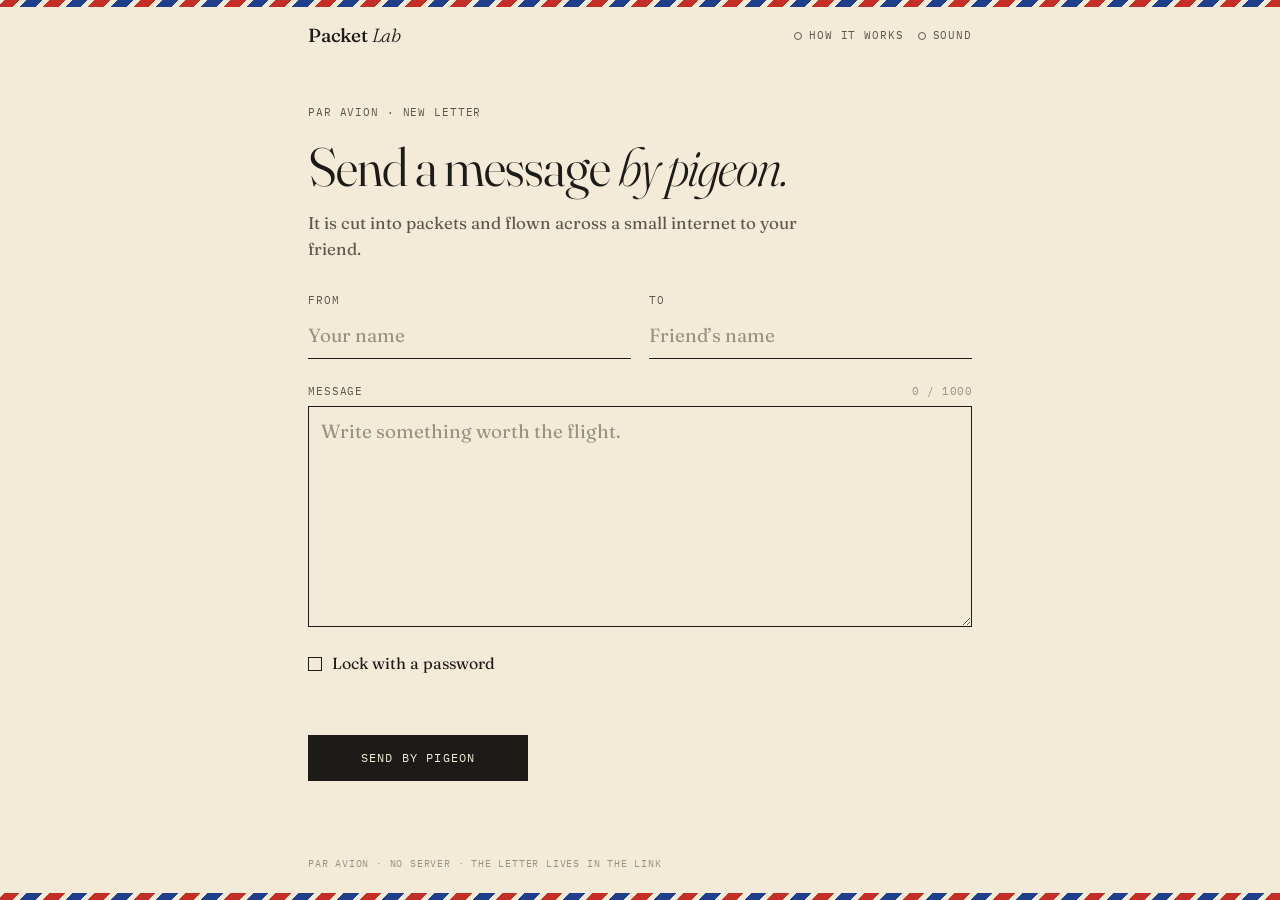
<file: index.html>
<!doctype html>
<html lang="en">
<head>
  <meta charset="utf-8">
  <meta name="viewport" content="width=device-width, initial-scale=1, viewport-fit=cover">
  <title>Packet Lab</title>
  <meta name="description" content="Send a message by carrier pigeon through a tiny simulated internet, and see how real networks move data.">
  <meta name="theme-color" content="#f3ead8">

  <!-- link preview: the shared link looks like a little airmail envelope -->
  <meta property="og:type" content="website">
  <meta property="og:site_name" content="Packet Lab">
  <meta property="og:title" content="A letter is on its way by pigeon">
  <meta property="og:description" content="Someone sent you a letter by carrier pigeon. Open to watch it arrive.">
  <meta property="og:url" content="https://parniyapeykamiyan.github.io/packet-lab/">
  <meta property="og:image" content="https://parniyapeykamiyan.github.io/packet-lab/assets/og.png">
  <meta property="og:image:secure_url" content="https://parniyapeykamiyan.github.io/packet-lab/assets/og.png">
  <meta property="og:image:type" content="image/png">
  <meta property="og:image:width" content="1200">
  <meta property="og:image:height" content="630">
  <meta property="og:image:alt" content="An airmail envelope with a pigeon stamp: A letter is on its way by pigeon.">
  <meta name="twitter:card" content="summary_large_image">
  <meta name="twitter:title" content="A letter is on its way by pigeon">
  <meta name="twitter:description" content="Someone sent you a letter by carrier pigeon. Open to watch it arrive.">
  <meta name="twitter:image" content="https://parniyapeykamiyan.github.io/packet-lab/assets/og.png">  <link rel="icon" href="favicon.svg" type="image/svg+xml">
  <link rel="preconnect" href="https://fonts.googleapis.com">
  <link rel="preconnect" href="https://fonts.gstatic.com" crossorigin>
  <link href="https://fonts.googleapis.com/css2?family=Fraunces:ital,opsz,wght@0,9..144,300..600;1,9..144,300..500&family=IBM+Plex+Mono:wght@400;500&display=swap" rel="stylesheet">
  <link rel="stylesheet" href="css/style.css">
  <script type="module" src="js/app.js"></script>
</head>
<body>
  <div class="airmail" aria-hidden="true"></div>

  <header class="bar">
    <a class="mark" href="./">Packet <em>Lab</em></a>
    <div class="toggles">
      <button type="button" class="toggle" id="explainToggle" aria-pressed="false">How it works</button>
      <button type="button" class="toggle" id="soundToggle" aria-pressed="false">Sound</button>
    </div>
  </header>

  <main id="app">
    <!-- SEND -->
    <section id="send" class="screen" hidden>
      <div id="compose">
        <p class="kicker">Par avion · New letter</p>
        <h1>Send a message <em>by pigeon.</em></h1>
        <p class="lede">It is cut into packets and flown across a small internet to your friend.</p>
        <p class="note">Real networks never send a message whole. They cut it into <b>packets</b>: small pieces that travel separately and are put back together at the other end.</p>

        <form id="sendForm" novalidate>
          <div class="pair">
            <label class="field"><span class="label">From</span>
              <input id="fromName" maxlength="40" autocomplete="given-name" spellcheck="false" placeholder="Your name"></label>
            <label class="field"><span class="label">To</span>
              <input id="toName" maxlength="40" autocomplete="off" spellcheck="false" placeholder="Friend’s name"></label>
          </div>
          <label class="field"><span class="label">Message <span class="count" id="count">0 / 1000</span></span>
            <textarea id="message" maxlength="1000" rows="7" placeholder="Write something worth the flight."></textarea></label>

          <div class="lock">
            <label class="check"><input type="checkbox" id="lockOn"><span class="box" aria-hidden="true"></span><span>Lock with a password</span></label>
            <label class="field" id="pwField" hidden><span class="label">Password</span>
              <input id="password" type="password" autocomplete="new-password" maxlength="100"></label>
          </div>

          <p class="error" id="sendError" role="alert"></p>
          <button class="btn primary" type="submit">Send by pigeon</button>
        </form>
      </div>

      <div id="dispatch" hidden>
        <p class="kicker" id="dispatchStatus">Par avion</p>
        <h2 class="quiet" id="dispatchTitle">Cutting your letter into packets</h2>
        <ol class="packets" id="packetGrid"></ol>
        <p class="note">Each envelope carries a <b>header</b>, the label on the outside: its number (3/8), who it is from, who it is for, and a <b>checksum</b>, a short code worked out from the contents so the receiver can tell if anything was damaged.</p>

        <div id="senderFlight"></div>

        <div class="linkbox" id="linkBox" hidden>
          <p class="kicker">The link</p>
          <input id="linkOut" readonly aria-label="Link to your message">
          <div class="actions">
            <button type="button" class="btn primary" id="copyBtn">Copy link</button>
            <button type="button" class="btn" id="shareBtn" hidden>Share</button>
          </div>
          <p class="fine" id="privacyNote"></p>
          <button type="button" class="btn text" id="newBtn">Write another</button>
        </div>
      </div>
    </section>

    <!-- RECEIVE -->
    <section id="receive" class="screen" hidden>
      <p class="kicker" id="rxStatus">Par avion</p>
      <h1 id="rxTitle">A letter</h1>
      <p class="meta" id="rxMeta"></p>

      <div id="rxFlight"></div>

      <div class="letter-frame" id="letterFrame">
        <article class="letter" id="letter" aria-live="polite">
          <p class="salute" id="letterTo"></p>
          <div class="letter-body" id="letterBody"></div>
          <p class="sign" id="letterFrom"></p>
          <div class="postmark" id="postmark" hidden></div>
        </article>
      </div>
      <p class="note">Two layers worked together. <b>IP</b> moved each packet hop by hop, with no idea of the whole. <b>TCP</b>, at each end, numbered the packets, checked them, asked again for lost ones and put them back in order.</p>

      <div class="actions end">
        <button type="button" class="btn" id="replayBtn" hidden>Replay the flight</button>
        <button type="button" class="btn primary" id="replyBtn" hidden>Reply by pigeon</button>
      </div>
    </section>

    <section id="broken" class="screen" hidden>
      <p class="kicker">Return to sender</p>
      <h1>This letter <em>got torn.</em></h1>
      <p class="lede">The link looks incomplete. Ask your friend to copy it again.</p>
      <a class="btn" href="./">Write a letter</a>
    </section>
  </main>

  <footer class="foot">
    <span>Par avion · No server · The letter lives in the link</span>
  </footer>
  <div class="airmail" aria-hidden="true"></div>
</body>
</html>
</file>
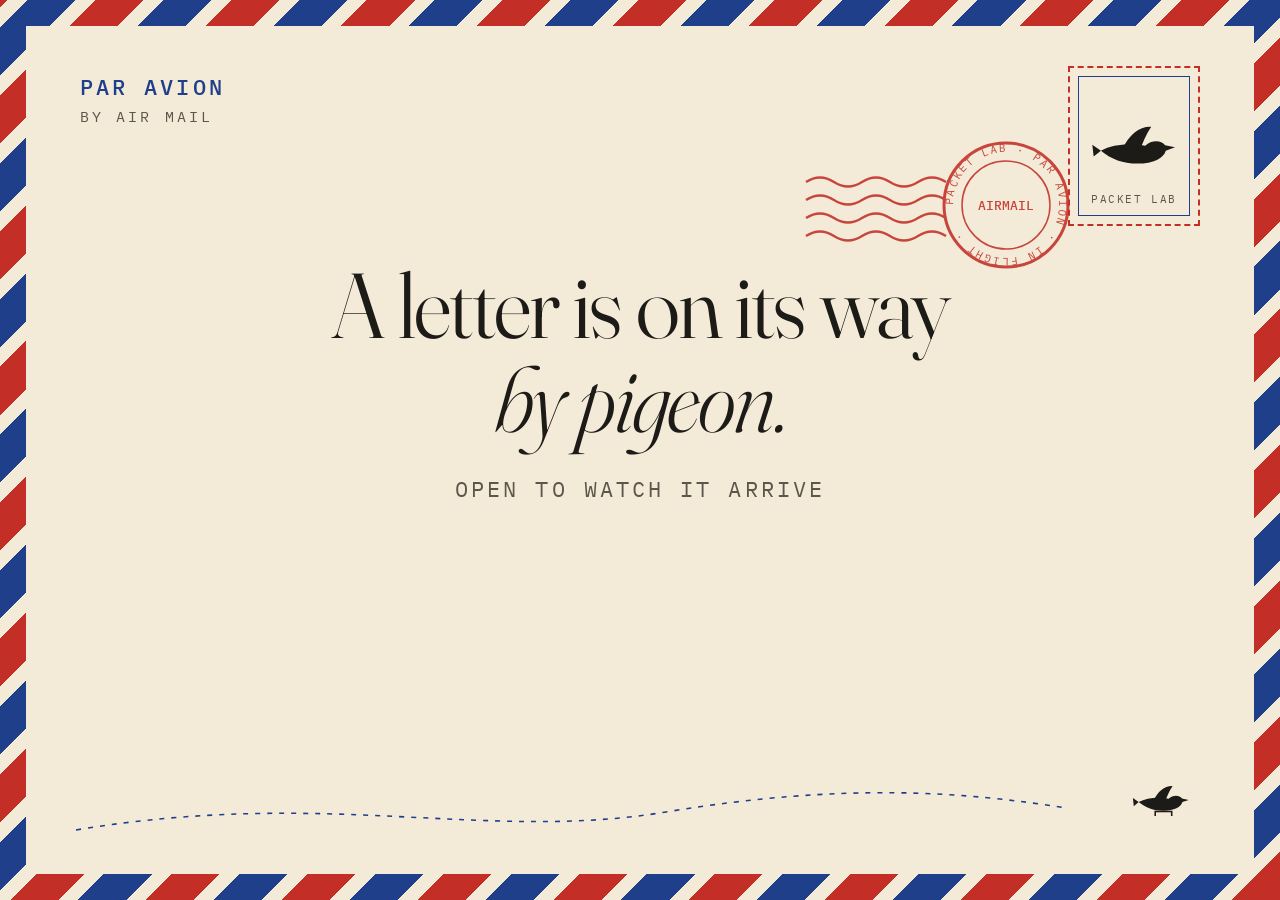
<file: assets/og-source.html>
<!doctype html>
<!-- Source for og.png (1200x630). Render with:
     msedge --headless --hide-scrollbars --window-size=1200,630 --screenshot=og.png og-source.html -->
<html lang="en">
<head>
<meta charset="utf-8">
<title>Packet Lab preview</title>
<link href="https://fonts.googleapis.com/css2?family=Fraunces:ital,opsz,wght@0,9..144,300..500;1,9..144,300&family=IBM+Plex+Mono:wght@400;500&display=block" rel="stylesheet">
<style>
  :root { --paper:#f3ead8; --ink:#1d1b18; --ink-2:#5d564b; --red:#c32f27; --blue:#1f3f8a; }
  * { box-sizing: border-box; margin: 0; }
  html, body { width: 1200px; height: 630px; overflow: hidden; background: var(--paper); }
  .env {
    position: absolute; inset: 0; padding: 26px;
    background: repeating-linear-gradient(-45deg,
      var(--red) 0 34px, var(--paper) 34px 48px, var(--blue) 48px 82px, var(--paper) 82px 96px);
  }
  .inner { position: relative; width: 100%; height: 100%; background: var(--paper); }
  .mono { font-family: "IBM Plex Mono", monospace; text-transform: uppercase; letter-spacing: .14em; }
  .par { position: absolute; left: 54px; top: 46px; font-size: 22px; color: var(--blue); font-weight: 500; }
  .par small { display: block; margin-top: 6px; font-size: 15px; color: var(--ink-2); font-weight: 400; }
  .stamp {
    position: absolute; right: 54px; top: 40px; width: 132px; height: 160px;
    border: 2px dashed var(--red); padding: 8px;
  }
  .stamp div { width: 100%; height: 100%; border: 1.5px solid var(--blue); display: grid; place-items: center; }
  .stamp span { position: absolute; bottom: 18px; left: 0; right: 0; text-align: center; font-size: 11px; color: var(--ink-2); }
  .postmark { position: absolute; right: 158px; top: 104px; width: 300px; height: 150px; opacity: .88; }
  h1 {
    position: absolute; left: 0; right: 0; top: 232px; text-align: center;
    font-family: "Fraunces", serif; font-weight: 330; font-size: 92px; line-height: 1.02;
    letter-spacing: -0.02em; color: var(--ink); font-variation-settings: "opsz" 144;
  }
  h1 em { font-weight: 300; }
  .sub { position: absolute; left: 0; right: 0; top: 448px; text-align: center; font-size: 22px; color: var(--ink-2); }
  .flight { position: absolute; left: 40px; right: 120px; bottom: 26px; height: 70px; }
  .bird { position: absolute; right: 64px; bottom: 58px; }
</style>
</head>
<body>
<div class="env"><div class="inner">
  <p class="par mono">Par avion<small>By air mail</small></p>

  <svg class="postmark" viewBox="0 0 300 150" aria-hidden="true">
    <g fill="none" stroke="#c32f27">
      <circle cx="210" cy="75" r="62" stroke-width="3"/>
      <circle cx="210" cy="75" r="44" stroke-width="1.5"/>
      <path stroke-width="2.4" d="M10 52 q 14 -9 28 0 t 28 0 t 28 0 t 28 0 t 28 0"/>
      <path stroke-width="2.4" d="M10 70 q 14 -9 28 0 t 28 0 t 28 0 t 28 0 t 28 0"/>
      <path stroke-width="2.4" d="M10 88 q 14 -9 28 0 t 28 0 t 28 0 t 28 0 t 28 0"/>
      <path stroke-width="2.4" d="M10 106 q 14 -9 28 0 t 28 0 t 28 0 t 28 0 t 28 0"/>
      <path id="arc" d="M 157 75 A 53 53 0 1 1 263 75 A 53 53 0 1 1 157 75" stroke="none"/>
    </g>
    <text font-family="IBM Plex Mono" font-size="11" letter-spacing="1.5" fill="#c32f27"><textPath href="#arc">PACKET LAB · PAR AVION · IN FLIGHT ·</textPath></text>
    <text x="210" y="80" text-anchor="middle" font-family="IBM Plex Mono" font-size="13" font-weight="500" fill="#c32f27">AIRMAIL</text>
  </svg>

  <div class="stamp"><div>
    <svg width="86" height="56" viewBox="-2 0 26 14" aria-hidden="true">
      <path fill="#1d1b18" d="M1 8.4 L-1.6 6.6 L-1.2 10.2 Z M1 8.4 C4.5 6.6 9.5 6 14.4 6.9 C16.2 5.2 19.2 5.1 20.4 6.8 L23.4 7.4 L20.6 8.4 C20 10.6 17 12.3 12 12.3 C7.6 12.3 4.2 11 1 8.4 Z"/>
      <path fill="#1d1b18" d="M7.5 8 C9.6 3.4 12.8 1 16.2 1.2 C14.6 3.6 13.6 6.2 12.6 8.6 Z"/>
    </svg>
  </div><span class="mono">Packet Lab</span></div>

  <h1>A letter is on its way<br><em>by pigeon.</em></h1>
  <p class="sub mono">Open to watch it arrive</p>

  <svg class="flight" viewBox="0 0 1008 70" preserveAspectRatio="none" aria-hidden="true">
    <path d="M10 52 C 260 10, 420 64, 600 34 S 900 14, 1000 30" fill="none" stroke="#1f3f8a" stroke-width="1.6" stroke-dasharray="5 7"/>
  </svg>
  <svg class="bird" width="58" height="34" viewBox="-2 0 26 14" aria-hidden="true">
    <path fill="#1d1b18" d="M1 8.4 L-1.6 6.6 L-1.2 10.2 Z M1 8.4 C4.5 6.6 9.5 6 14.4 6.9 C16.2 5.2 19.2 5.1 20.4 6.8 L23.4 7.4 L20.6 8.4 C20 10.6 17 12.3 12 12.3 C7.6 12.3 4.2 11 1 8.4 Z"/>
    <path fill="#1d1b18" d="M7.5 8 C9.6 3.4 12.8 1 16.2 1.2 C14.6 3.6 13.6 6.2 12.6 8.6 Z"/>
    <rect x="8.4" y="12.6" width="7.4" height="5.2" fill="#f3ead8" stroke="#1d1b18" stroke-width=".7"/>
  </svg>
</div></div>
</body>
</html>
</file>
<file: css/style.css>
/* Packet Lab — airmail minimal */
:root {
  --paper: #f3ead8;
  --paper-2: #ece1cb;
  --ink: #1d1b18;
  --ink-2: #5d564b;
  --ink-3: #9a917f;
  --rule: #cdbfa3;
  --red: #c32f27;
  --blue: #1f3f8a;
  --serif: "Fraunces", "Iowan Old Style", "Palatino Linotype", Georgia, serif;
  --mono: "IBM Plex Mono", ui-monospace, "SFMono-Regular", Menlo, Consolas, monospace;
  --gutter: 16px;
  --slow: 700ms;
  color-scheme: light;
}

*, *::before, *::after { box-sizing: border-box; }
html { -webkit-text-size-adjust: 100%; }
body {
  margin: 0;
  min-height: 100vh;
  min-height: 100dvh;
  display: flex;
  flex-direction: column;
  background: var(--paper);
  color: var(--ink);
  font-family: var(--serif);
  font-size: 17px;
  line-height: 1.55;
  font-optical-sizing: auto;
  -webkit-font-smoothing: antialiased;
}
[hidden] { display: none !important; }
button, input, textarea { font: inherit; color: inherit; }
::selection { background: var(--blue); color: var(--paper); }
:focus-visible { outline: 1.5px solid var(--blue); outline-offset: 3px; }

/* the airmail stripe */
.airmail {
  height: 7px;
  flex: none;
  background: repeating-linear-gradient(-45deg,
    var(--red) 0 11px, var(--paper) 11px 16px,
    var(--blue) 16px 27px, var(--paper) 27px 32px);
}

/* header */
.bar {
  display: flex;
  align-items: center;
  justify-content: space-between;
  gap: 12px;
  width: 100%;
  max-width: 720px;
  margin: 0 auto;
  padding: 14px var(--gutter);
}
.mark {
  font-size: 19px;
  font-weight: 500;
  letter-spacing: -0.01em;
  color: var(--ink);
  text-decoration: none;
}
.mark em { font-style: italic; font-weight: 300; }
.toggles { display: flex; gap: 14px; }
.toggle {
  display: inline-flex;
  align-items: center;
  gap: 7px;
  padding: 6px 0;
  border: 0;
  background: none;
  font-family: var(--mono);
  font-size: 11px;
  letter-spacing: .08em;
  text-transform: uppercase;
  color: var(--ink-2);
  cursor: pointer;
}
.toggle::before {
  content: "";
  width: 8px; height: 8px;
  border: 1px solid currentColor;
  border-radius: 50%;
}
.toggle[aria-pressed="true"] { color: var(--ink); }
.toggle[aria-pressed="true"]::before { background: var(--blue); border-color: var(--blue); }

main {
  flex: 1;
  width: 100%;
  max-width: 720px;
  margin: 0 auto;
  padding: 20px var(--gutter) 56px;
}

/* type */
.kicker, .label, .meta, .fine, .foot, .count, .mono {
  font-family: var(--mono);
  font-size: 11px;
  letter-spacing: .08em;
  text-transform: uppercase;
}
.kicker { margin: 0 0 18px; color: var(--ink-2); }
.kicker .hot { color: var(--red); }
h1 {
  margin: 0 0 14px;
  font-size: clamp(34px, 9vw, 54px);
  line-height: 1.04;
  font-weight: 340;
  letter-spacing: -0.02em;
  font-variation-settings: "opsz" 144;
}
h1 em, h2 em { font-weight: 300; }
h2.quiet {
  margin: 0 0 22px;
  font-size: 24px;
  font-weight: 340;
  line-height: 1.2;
  letter-spacing: -0.01em;
}
.lede { margin: 0 0 30px; max-width: 30em; color: var(--ink-2); }
.meta { margin: 0 0 28px; color: var(--ink-2); }

/* explain notes */
.note {
  display: none;
  margin: 18px 0 26px;
  padding: 2px 0 2px 14px;
  border-left: 1px solid var(--blue);
  font-size: 15px;
  line-height: 1.5;
  max-width: 34em;
  color: var(--ink);
}
.note b { font-weight: 500; color: var(--blue); }
.explain .note { display: block; }
.explain-only { display: none; }
.explain .explain-only { display: inline; }

/* form */
form { margin: 0; }
.pair { display: grid; grid-template-columns: 1fr 1fr; gap: 18px; }
.field { display: block; margin: 0 0 24px; }
.label { display: flex; justify-content: space-between; margin-bottom: 6px; color: var(--ink-2); }
.count { color: var(--ink-3); letter-spacing: .04em; }
.count.full { color: var(--red); }
input:not([type="checkbox"]), textarea {
  display: block;
  width: 100%;
  margin: 0;
  padding: 6px 0 7px;
  border: 0;
  border-bottom: 1px solid var(--ink);
  border-radius: 0;
  background: transparent;
  font-size: 19px;
  -webkit-appearance: none;
  appearance: none;
}
textarea {
  padding: 10px 12px;
  border: 1px solid var(--ink);
  min-height: 170px;
  resize: vertical;
  line-height: 1.5;
}
input::placeholder, textarea::placeholder { color: var(--ink-3); opacity: 1; }
input:focus, textarea:focus { outline: none; border-color: var(--blue); }
input:focus { box-shadow: 0 1px 0 var(--blue); }
textarea:focus { box-shadow: inset 0 0 0 1px var(--blue); }

.lock { margin: 0 0 6px; }
.check {
  display: inline-flex;
  align-items: center;
  gap: 10px;
  margin-bottom: 18px;
  font-size: 16px;
  cursor: pointer;
}
.check input { position: absolute; opacity: 0; width: 1px; height: 1px; }
.check .box {
  width: 14px; height: 14px;
  border: 1px solid var(--ink);
  display: inline-block;
  position: relative;
}
.check input:checked + .box::after {
  content: "";
  position: absolute;
  inset: 2px;
  background: var(--red);
}
.check input:focus-visible + .box { outline: 1.5px solid var(--blue); outline-offset: 3px; }

.error { min-height: 1.4em; margin: 0 0 14px; color: var(--red); font-size: 15px; }

.btn {
  display: inline-flex;
  align-items: center;
  justify-content: center;
  min-height: 46px;
  padding: 0 20px;
  border: 1px solid var(--ink);
  border-radius: 0;
  background: transparent;
  font-family: var(--mono);
  font-size: 12px;
  letter-spacing: .1em;
  text-transform: uppercase;
  text-decoration: none;
  color: var(--ink);
  cursor: pointer;
  transition: color var(--slow), background-color var(--slow), border-color var(--slow);
}
.btn:hover { border-color: var(--blue); color: var(--blue); }
.btn.primary { background: var(--ink); color: var(--paper); }
.btn.primary:hover { background: var(--blue); border-color: var(--blue); color: var(--paper); }
.btn.text { border: 0; padding: 0; min-height: 40px; color: var(--ink-2); }
.btn.text:hover { color: var(--blue); }
.btn:disabled { opacity: .45; cursor: default; }
form .btn.primary { width: 100%; }
.actions { display: flex; flex-wrap: wrap; gap: 10px; margin: 14px 0; }
.actions.end { margin-top: 26px; }
.actions .btn { flex: 1 1 auto; padding: 0 14px; white-space: nowrap; letter-spacing: .08em; }

/* packets being cut */
.packets {
  list-style: none;
  margin: 0 0 8px;
  padding: 0;
  display: grid;
  grid-template-columns: repeat(2, 1fr);
  gap: 14px 12px;
}
.pkt {
  position: relative;
  padding: 10px 10px 9px;
  border: 1px solid var(--ink);
  background: var(--paper);
  opacity: 0;
  transform: translateY(6px);
  transition: opacity 900ms ease, transform 900ms ease;
}
.pkt.in { opacity: 1; transform: none; }
.pkt.away { opacity: 0; transform: translateY(-14px); transition-duration: 1400ms; }
.pkt::before { /* envelope flap */
  content: "";
  position: absolute;
  top: 0; left: 0; right: 0;
  height: 18px;
  background: url("data:image/svg+xml,%3Csvg xmlns='http://www.w3.org/2000/svg' viewBox='0 0 100 18' preserveAspectRatio='none'%3E%3Cpolyline points='0,0 50,17 100,0' fill='none' stroke='%23cdbfa3' stroke-width='1' vector-effect='non-scaling-stroke'/%3E%3C/svg%3E") no-repeat center / 100% 100%;
}
.pkt .seq { position: relative; font-family: var(--mono); font-size: 13px; font-weight: 500; }
.pkt .hdr { margin: 16px 0 6px; font-family: var(--mono); font-size: 10px; line-height: 1.55; letter-spacing: .03em; color: var(--ink-2); }
.pkt .hdr b { font-weight: 400; color: var(--ink); }
.pkt .bit { margin: 0; font-size: 14px; font-style: italic; line-height: 1.35; color: var(--ink); overflow-wrap: anywhere; }
.pkt .stamp { position: absolute; top: 7px; right: 8px; width: 14px; height: 17px; border: 1px solid var(--red); }
.pkt .stamp::after { content: ""; position: absolute; inset: 3px; border: 1px solid var(--blue); }

/* flight */
.flight { margin: 6px 0 30px; }
.flight-head {
  display: flex;
  justify-content: space-between;
  gap: 10px;
  padding: 8px 0;
  border-top: 1px solid var(--ink);
  font-family: var(--mono);
  font-size: 11px;
  letter-spacing: .08em;
  text-transform: uppercase;
  color: var(--ink-2);
}
.map {
  display: block;
  width: 100%;
  height: auto;
  margin: 4px 0 6px;
  overflow: visible;
}
.map .link { stroke: var(--ink); stroke-width: .6; opacity: .3; }
.map .route-re { fill: none; stroke: var(--red); stroke-width: .8; stroke-dasharray: 2 3; opacity: 0; transition: opacity 1.2s; }
.map .route-re.on { opacity: .9; }
.map .po-ring { fill: var(--paper); stroke: var(--ink); stroke-width: .8; }
.map .po-dot { fill: var(--ink); }
.map .po-busy .po-ring { stroke: var(--blue); }
.map .end-box { fill: var(--ink); }
.map text { font-family: var(--mono); font-size: 6.6px; letter-spacing: .06em; fill: var(--ink-2); text-transform: uppercase; }
.map .name { font-family: var(--serif); font-size: 10.5px; letter-spacing: 0; text-transform: none; fill: var(--ink); font-style: italic; }
.map .ex { fill: var(--blue); font-size: 6.2px; }
.map .ex-line { stroke: var(--blue); stroke-width: .5; }
.map .exg { opacity: 0; transition: opacity var(--slow); pointer-events: none; }
.explain .map .exg { opacity: 1; }
.map .pg { transition: opacity 600ms; }
.map .pg-body { fill: var(--ink); }
.map .pg-env { fill: var(--paper); stroke: var(--ink); stroke-width: .7; }
.map .pg.re .pg-env { stroke: var(--red); }
.map .pg-num { font-size: 6px; fill: var(--ink); }
.map .pg.re .pg-num { fill: var(--red); }
.map .wing {
  fill: var(--ink);
  transform-box: fill-box;
  transform-origin: 50% 100%;
  animation: flap 1.1s ease-in-out infinite alternate;
}
@keyframes flap { from { transform: scaleY(1); } to { transform: scaleY(-.35); } }
.map .lost line { stroke: var(--red); stroke-width: 1.3; }
.map .lost text { fill: var(--red); font-size: 6px; }
.map .resend { fill: var(--red); }

.slots {
  list-style: none;
  margin: 10px 0 0;
  padding: 12px 0 0;
  border-top: 1px solid var(--rule);
  display: grid;
  grid-template-columns: repeat(auto-fill, minmax(44px, 1fr));
  gap: 12px 6px;
}
.slot { text-align: center; font-family: var(--mono); font-size: 10px; letter-spacing: .03em; color: var(--ink-3); }
.slot svg { display: block; width: 34px; height: 24px; margin: 0 auto 4px; overflow: visible; }
.slot .env { fill: none; stroke: var(--ink-3); stroke-width: 1; stroke-dasharray: 2 2; transition: stroke 600ms, fill 600ms; }
.slot .flap { fill: none; stroke: var(--ink-3); stroke-width: 1; opacity: 0; transition: opacity 600ms; }
.slot .tick { fill: none; stroke: var(--blue); stroke-width: 1.4; stroke-dasharray: 20; stroke-dashoffset: 20; transition: stroke-dashoffset 700ms ease; }
.slot .x { stroke: var(--red); stroke-width: 1.3; opacity: 0; }
.slot .sum { display: block; height: 1.3em; color: var(--ink-3); }
.slot.got { color: var(--ink); }
.slot.got .env { stroke: var(--ink); stroke-dasharray: none; fill: var(--paper); }
.slot.got .flap { opacity: 1; stroke: var(--ink); }
.slot.got .tick { stroke-dashoffset: 0; }
.slot.buf .env { stroke: var(--blue); }
.slot.buf .flap { stroke: var(--blue); }
.slot.buf { color: var(--blue); }
.slot.lost .x { opacity: 1; }
.slot.lost { color: var(--red); }
.slot.sealed.got .env { fill: var(--paper-2); }

.buffer {
  margin: 14px 0 0;
  font-family: var(--mono);
  font-size: 11px;
  letter-spacing: .06em;
  text-transform: uppercase;
  color: var(--ink-2);
}
.buffer .wait { color: var(--blue); }
.buffer .miss { color: var(--red); }

/* link */
.linkbox { margin-top: 10px; padding-top: 22px; border-top: 1px solid var(--ink); }
.linkbox input { font-family: var(--mono); font-size: 13px; color: var(--ink-2); text-overflow: ellipsis; }
.fine { margin: 12px 0 8px; max-width: 46em; color: var(--ink-2); line-height: 1.7; letter-spacing: .04em; text-transform: none; font-size: 12px; }
.fine b { color: var(--red); font-weight: 500; }

/* letter */
.letter-frame {
  position: relative;
  padding: 6px;
  margin: 8px 0 0;
  background: repeating-linear-gradient(-45deg,
    var(--red) 0 9px, var(--paper) 9px 13px,
    var(--blue) 13px 22px, var(--paper) 22px 26px);
}
.letter {
  position: relative;
  min-height: 220px;
  padding: 26px 20px 64px;
  background: var(--paper);
}
.salute, .sign { margin: 0; font-style: italic; font-weight: 300; font-size: 19px; color: var(--ink-2); }
.sign { margin-top: 20px; text-align: right; }
.letter-body {
  margin: 16px 0 0;
  font-size: 21px;
  line-height: 1.55;
  font-weight: 340;
  white-space: pre-wrap;
  overflow-wrap: anywhere;
  font-variation-settings: "opsz" 24;
}
.letter-body .gap { color: transparent; border-bottom: 1px dotted var(--ink-3); }
.letter-body .chunk { animation: ink 1.6s ease both; }
@keyframes ink { from { opacity: 0; } to { opacity: 1; } }

.sealed-box { text-align: center; padding: 10px 0 0; white-space: normal; font-size: 17px; }
.sealed-box svg { width: 120px; height: 82px; display: block; margin: 0 auto 18px; }
.sealed-box p { margin: 0 0 16px; color: var(--ink-2); font-size: 16px; }
.sealed-box form { max-width: 300px; margin: 0 auto; text-align: left; }
.sealed-box .btn { width: 100%; margin-top: 4px; }
.sealed-box .error { text-align: center; margin: 12px 0 0; }

.postmark {
  position: absolute;
  left: 8px;
  bottom: -26px;
  width: 112px;
  height: 112px;
  pointer-events: none;
  transform: rotate(-14deg);
}
.postmark svg { width: 100%; height: 100%; overflow: visible; }
.postmark.stamp { animation: stamp 650ms cubic-bezier(.3,.7,.4,1) both; }
@keyframes stamp {
  from { opacity: 0; transform: rotate(-14deg) scale(1.35); }
  to { opacity: .9; transform: rotate(-14deg) scale(1); }
}
.postmark { opacity: .9; }
.postmark text { font-family: var(--mono); fill: var(--red); }
.postmark .pm-ring { fill: none; stroke: var(--red); }

.screen { animation: ink 900ms ease both; }

#broken .btn { margin-top: 8px; }

.foot {
  max-width: 720px;
  width: 100%;
  margin: 0 auto;
  padding: 18px var(--gutter) 22px;
  color: var(--ink-3);
  font-size: 10px;
}

@media (min-width: 620px) {
  :root { --gutter: 28px; }
  main { padding-top: 40px; }
  .packets { grid-template-columns: repeat(3, 1fr); }
  .letter { padding: 40px 44px 44px; }
  .letter-body { font-size: 23px; }
  .postmark { width: 128px; height: 128px; left: 30px; }
  .actions .btn { flex: 0 0 auto; }
  form .btn.primary { width: auto; min-width: 220px; }
}

@media (prefers-reduced-motion: reduce) {
  *, *::before, *::after {
    animation-duration: 1ms !important;
    animation-iteration-count: 1 !important;
    transition-duration: 1ms !important;
  }
  .map .wing { animation: none; }
}
</file>
